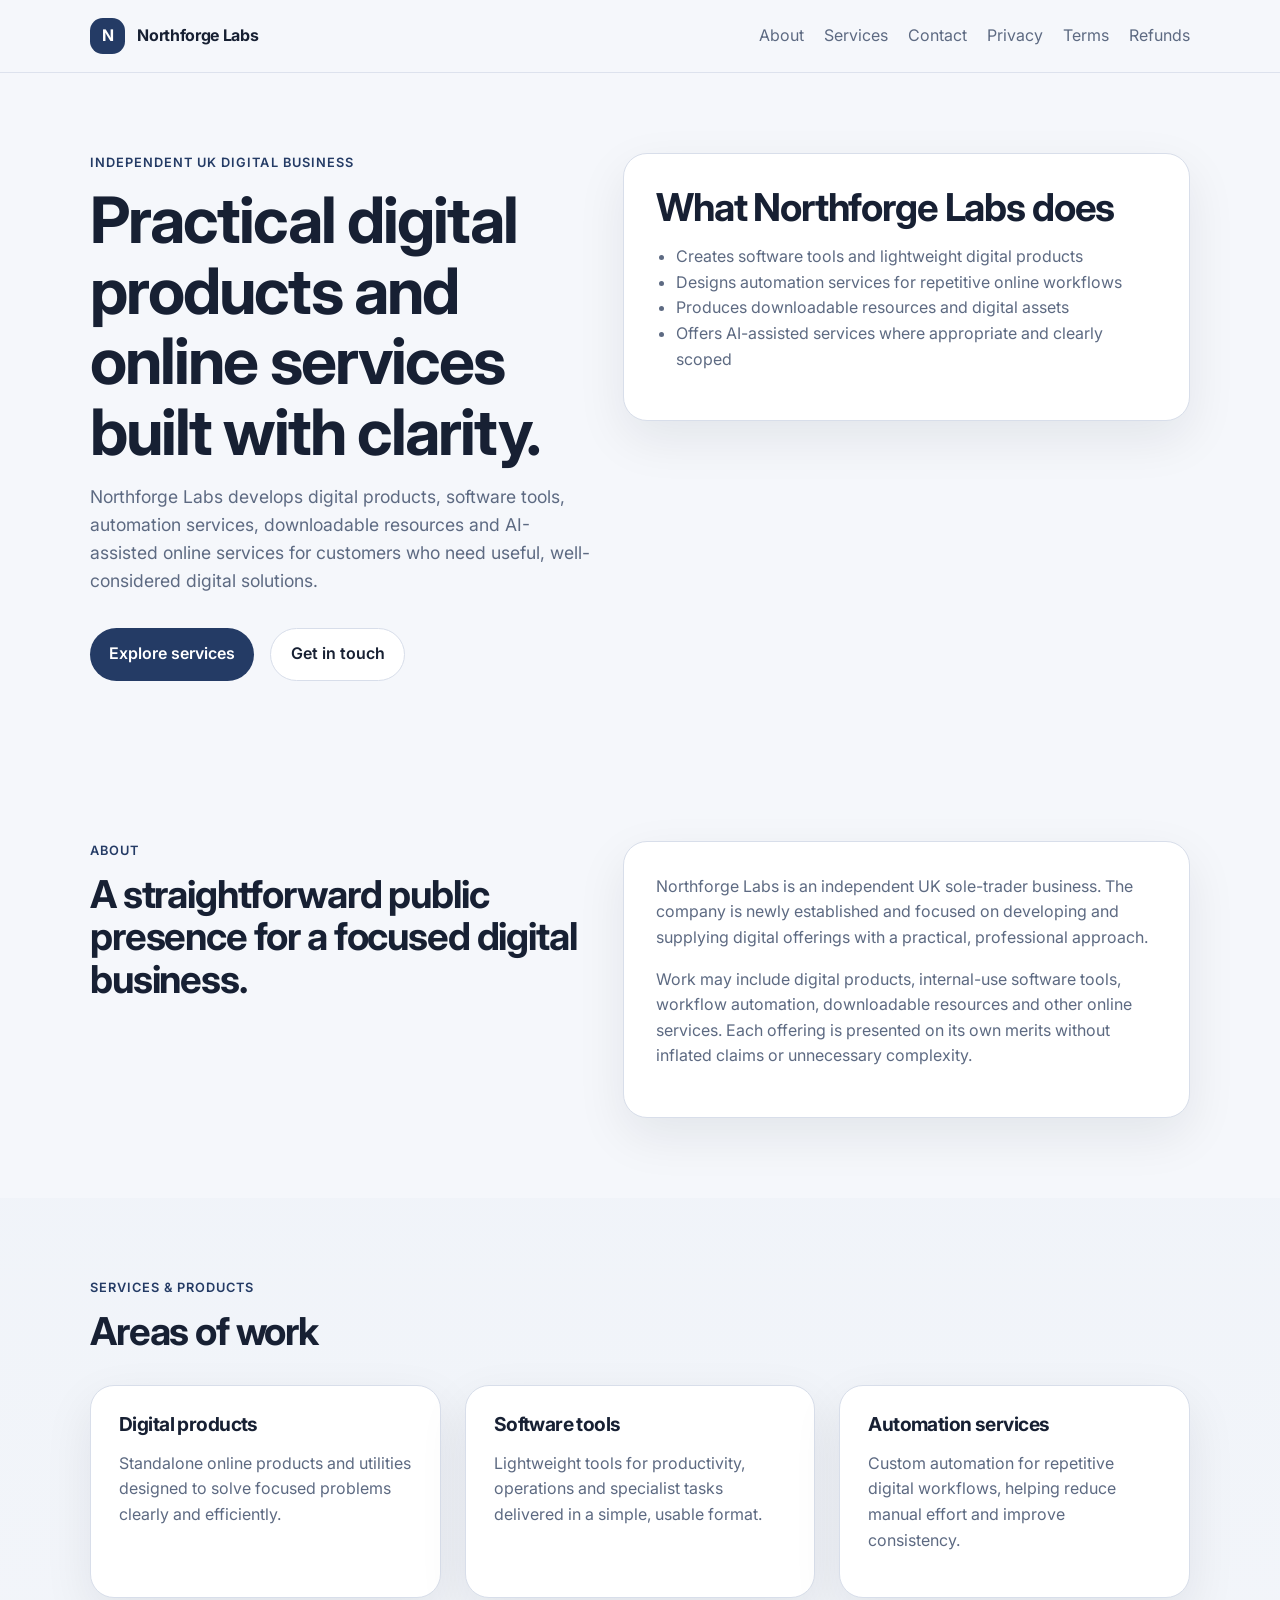
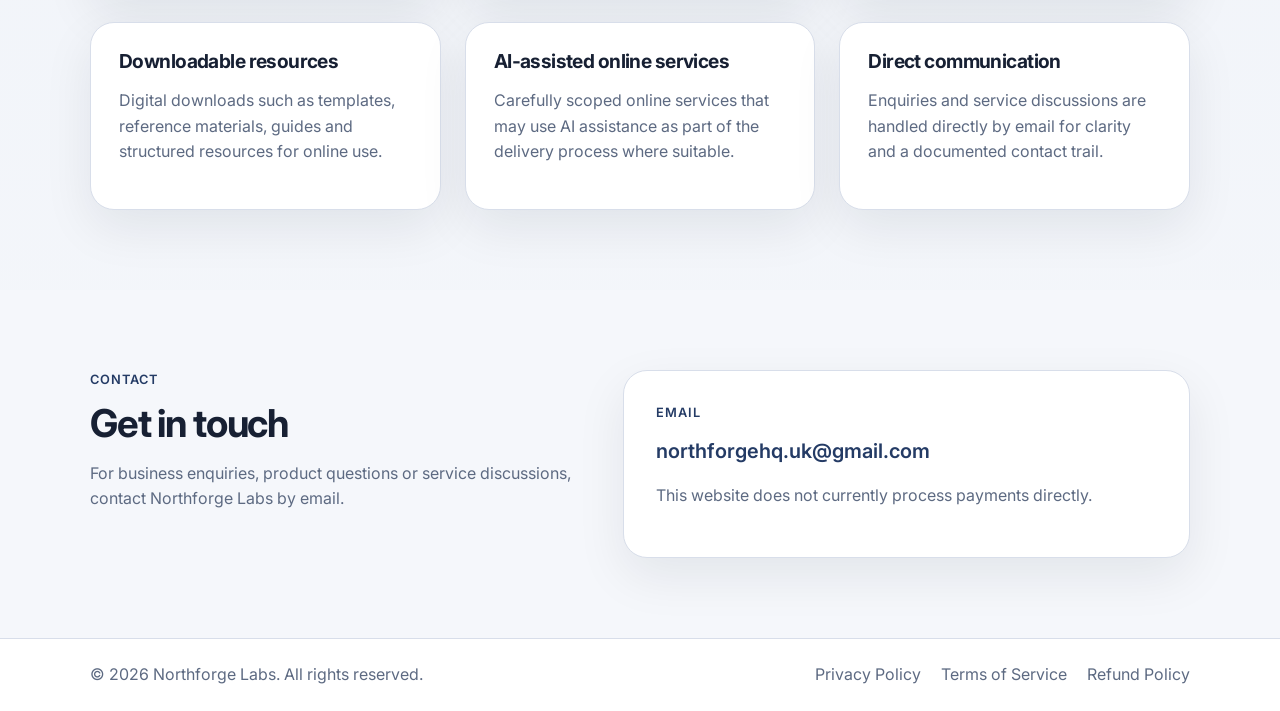
<file: index.html>
<!DOCTYPE html>
<html lang="en">
<head>
  <meta charset="UTF-8">
  <meta name="viewport" content="width=device-width, initial-scale=1.0">
  <meta
    name="description"
    content="Northforge Labs develops digital products, software tools, automation services, downloadable resources and AI-assisted online services."
  >
  <title>Northforge Labs | Digital Products & Automation Services</title>
  <link rel="preconnect" href="https://fonts.googleapis.com">
  <link rel="preconnect" href="https://fonts.gstatic.com" crossorigin>
  <link
    href="https://fonts.googleapis.com/css2?family=Inter:wght@400;500;600;700&display=swap"
    rel="stylesheet"
  >
  <link rel="stylesheet" href="styles.css">
</head>
<body id="top">
  <header class="site-header">
    <div class="container nav-wrap">
      <a class="brand" href="#top" aria-label="Northforge Labs home">
        <span class="brand-mark">N</span>
        <span>Northforge Labs</span>
      </a>
      <button class="nav-toggle" type="button" aria-expanded="false" aria-controls="site-nav">
        Menu
      </button>
      <nav id="site-nav" class="site-nav" aria-label="Primary navigation">
        <a href="#about">About</a>
        <a href="#services">Services</a>
        <a href="#contact">Contact</a>
        <a href="privacy.html">Privacy</a>
        <a href="terms.html">Terms</a>
        <a href="refund.html">Refunds</a>
      </nav>
    </div>
  </header>

  <main>
    <section class="hero">
      <div class="container hero-grid">
        <div>
          <p class="eyebrow">Independent UK digital business</p>
          <h1>Practical digital products and online services built with clarity.</h1>
          <p class="lead">
            Northforge Labs develops digital products, software tools, automation services,
            downloadable resources and AI-assisted online services for customers who need useful,
            well-considered digital solutions.
          </p>
          <div class="hero-actions">
            <a class="button button-primary" href="#services">Explore services</a>
            <a class="button button-secondary" href="#contact">Get in touch</a>
          </div>
        </div>
        <div class="hero-panel">
          <h2>What Northforge Labs does</h2>
          <ul class="feature-list">
            <li>Creates software tools and lightweight digital products</li>
            <li>Designs automation services for repetitive online workflows</li>
            <li>Produces downloadable resources and digital assets</li>
            <li>Offers AI-assisted services where appropriate and clearly scoped</li>
          </ul>
        </div>
      </div>
    </section>

    <section id="about" class="section">
      <div class="container content-grid">
        <div>
          <p class="section-label">About</p>
          <h2>A straightforward public presence for a focused digital business.</h2>
        </div>
        <div class="copy-block">
          <p>
            Northforge Labs is an independent UK sole-trader business. The company is newly
            established and focused on developing and supplying digital offerings with a practical,
            professional approach.
          </p>
          <p>
            Work may include digital products, internal-use software tools, workflow automation,
            downloadable resources and other online services. Each offering is presented on its own
            merits without inflated claims or unnecessary complexity.
          </p>
        </div>
      </div>
    </section>

    <section id="services" class="section section-alt">
      <div class="container">
        <p class="section-label">Services & products</p>
        <h2>Areas of work</h2>
        <div class="card-grid">
          <article class="card">
            <h3>Digital products</h3>
            <p>
              Standalone online products and utilities designed to solve focused problems clearly
              and efficiently.
            </p>
          </article>
          <article class="card">
            <h3>Software tools</h3>
            <p>
              Lightweight tools for productivity, operations and specialist tasks delivered in a
              simple, usable format.
            </p>
          </article>
          <article class="card">
            <h3>Automation services</h3>
            <p>
              Custom automation for repetitive digital workflows, helping reduce manual effort and
              improve consistency.
            </p>
          </article>
          <article class="card">
            <h3>Downloadable resources</h3>
            <p>
              Digital downloads such as templates, reference materials, guides and structured
              resources for online use.
            </p>
          </article>
          <article class="card">
            <h3>AI-assisted online services</h3>
            <p>
              Carefully scoped online services that may use AI assistance as part of the delivery
              process where suitable.
            </p>
          </article>
          <article class="card">
            <h3>Direct communication</h3>
            <p>
              Enquiries and service discussions are handled directly by email for clarity and a
              documented contact trail.
            </p>
          </article>
        </div>
      </div>
    </section>

    <section id="contact" class="section">
      <div class="container contact-grid">
        <div>
          <p class="section-label">Contact</p>
          <h2>Get in touch</h2>
          <p>
            For business enquiries, product questions or service discussions, contact Northforge
            Labs by email.
          </p>
        </div>
        <div class="contact-card">
          <p class="contact-label">Email</p>
          <a class="contact-link" href="mailto:northforgehq.uk@gmail.com">northforgehq.uk@gmail.com</a>
          <p class="contact-note">
            This website does not currently process payments directly.
          </p>
        </div>
      </div>
    </section>
  </main>

  <footer class="site-footer">
    <div class="container footer-wrap">
      <p>© <span id="current-year"></span> Northforge Labs. All rights reserved.</p>
      <nav class="footer-nav" aria-label="Footer navigation">
        <a href="privacy.html">Privacy Policy</a>
        <a href="terms.html">Terms of Service</a>
        <a href="refund.html">Refund Policy</a>
      </nav>
    </div>
  </footer>

  <script src="script.js"></script>
</body>
</html>
</file>
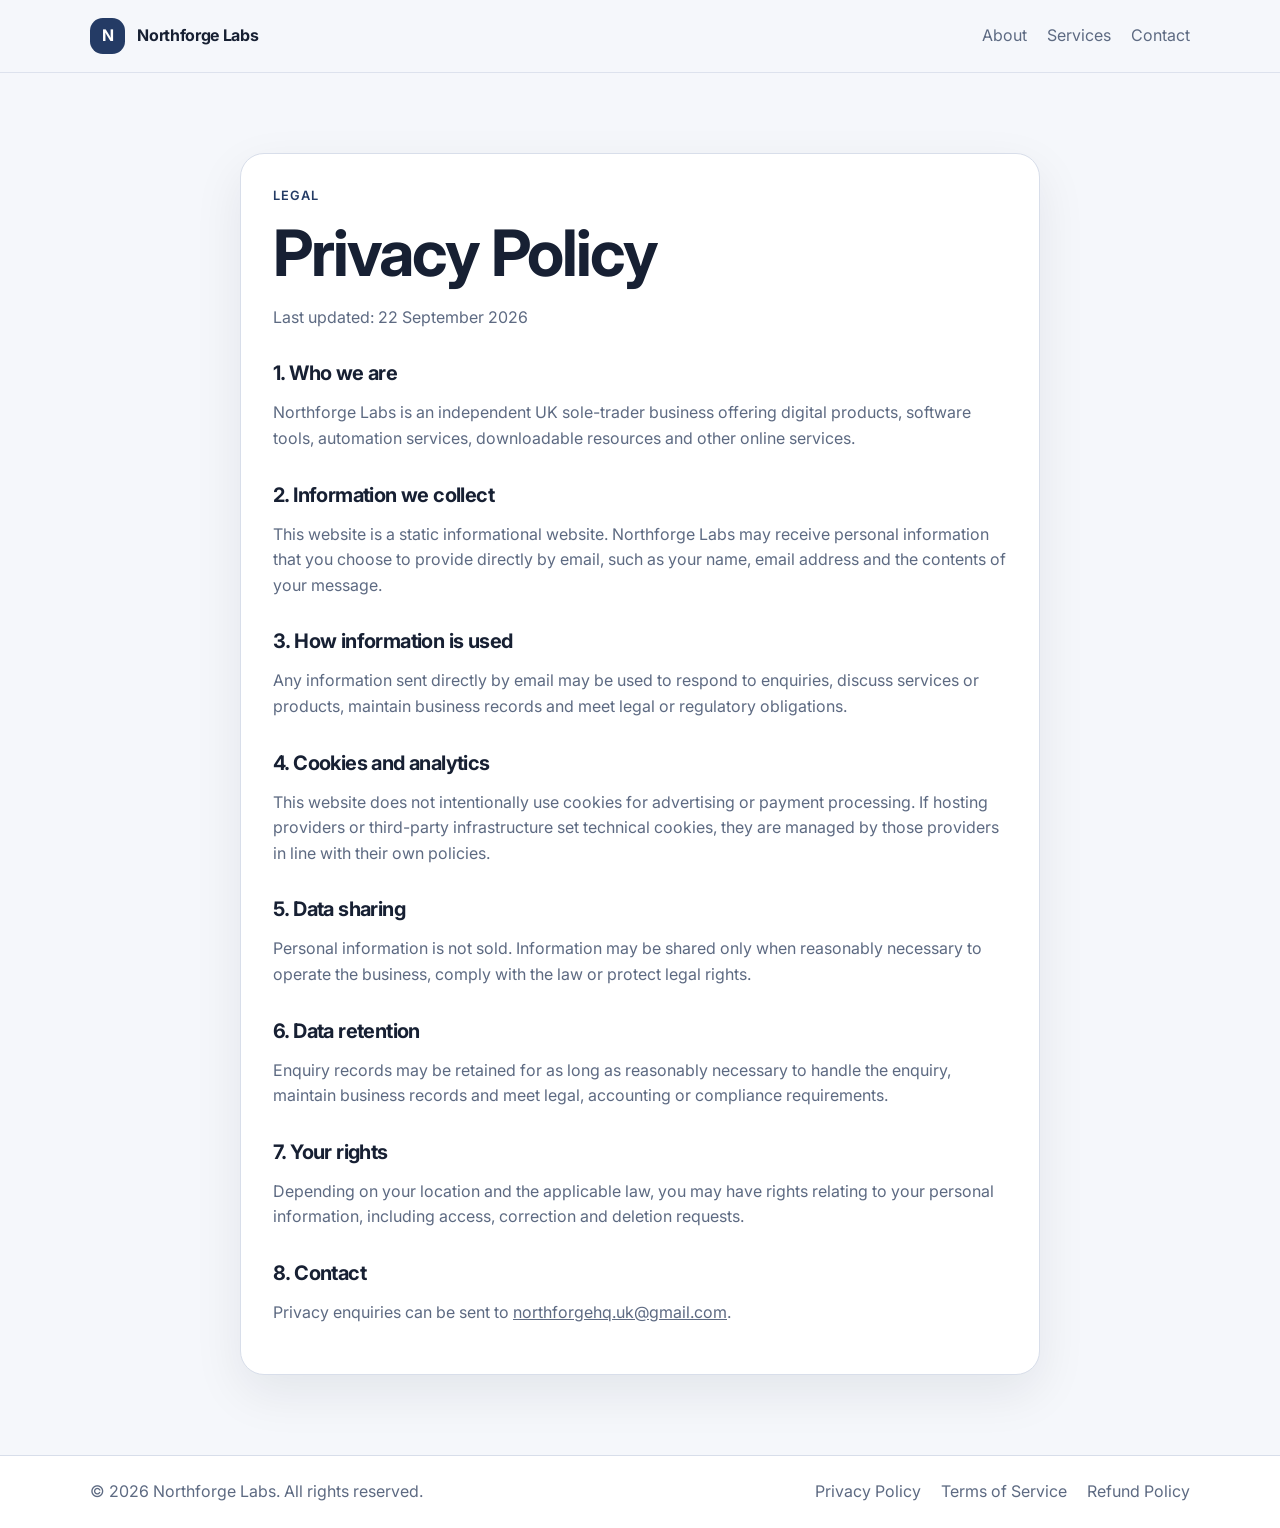
<file: privacy.html>
<!DOCTYPE html>
<html lang="en">
<head>
  <meta charset="UTF-8">
  <meta name="viewport" content="width=device-width, initial-scale=1.0">
  <meta name="description" content="Privacy Policy for Northforge Labs.">
  <title>Privacy Policy | Northforge Labs</title>
  <link rel="preconnect" href="https://fonts.googleapis.com">
  <link rel="preconnect" href="https://fonts.gstatic.com" crossorigin>
  <link
    href="https://fonts.googleapis.com/css2?family=Inter:wght@400;500;600;700&display=swap"
    rel="stylesheet"
  >
  <link rel="stylesheet" href="styles.css">
</head>
<body>
  <header class="site-header">
    <div class="container nav-wrap">
      <a class="brand" href="index.html" aria-label="Northforge Labs home">
        <span class="brand-mark">N</span>
        <span>Northforge Labs</span>
      </a>
      <button class="nav-toggle" type="button" aria-expanded="false" aria-controls="site-nav">
        Menu
      </button>
      <nav id="site-nav" class="site-nav" aria-label="Primary navigation">
        <a href="index.html#about">About</a>
        <a href="index.html#services">Services</a>
        <a href="index.html#contact">Contact</a>
      </nav>
    </div>
  </header>

  <main class="section">
    <div class="container legal">
      <p class="section-label">Legal</p>
      <h1>Privacy Policy</h1>
      <p>Last updated: 22 September 2026</p>

      <h2>1. Who we are</h2>
      <p>
        Northforge Labs is an independent UK sole-trader business offering digital products,
        software tools, automation services, downloadable resources and other online services.
      </p>

      <h2>2. Information we collect</h2>
      <p>
        This website is a static informational website. Northforge Labs may receive personal
        information that you choose to provide directly by email, such as your name, email address
        and the contents of your message.
      </p>

      <h2>3. How information is used</h2>
      <p>
        Any information sent directly by email may be used to respond to enquiries, discuss
        services or products, maintain business records and meet legal or regulatory obligations.
      </p>

      <h2>4. Cookies and analytics</h2>
      <p>
        This website does not intentionally use cookies for advertising or payment processing. If
        hosting providers or third-party infrastructure set technical cookies, they are managed by
        those providers in line with their own policies.
      </p>

      <h2>5. Data sharing</h2>
      <p>
        Personal information is not sold. Information may be shared only when reasonably necessary
        to operate the business, comply with the law or protect legal rights.
      </p>

      <h2>6. Data retention</h2>
      <p>
        Enquiry records may be retained for as long as reasonably necessary to handle the enquiry,
        maintain business records and meet legal, accounting or compliance requirements.
      </p>

      <h2>7. Your rights</h2>
      <p>
        Depending on your location and the applicable law, you may have rights relating to your
        personal information, including access, correction and deletion requests.
      </p>

      <h2>8. Contact</h2>
      <p>
        Privacy enquiries can be sent to
        <a href="mailto:northforgehq.uk@gmail.com">northforgehq.uk@gmail.com</a>.
      </p>
    </div>
  </main>

  <footer class="site-footer">
    <div class="container footer-wrap">
      <p>© <span id="current-year"></span> Northforge Labs. All rights reserved.</p>
      <nav class="footer-nav" aria-label="Footer navigation">
        <a href="privacy.html" aria-current="page">Privacy Policy</a>
        <a href="terms.html">Terms of Service</a>
        <a href="refund.html">Refund Policy</a>
      </nav>
    </div>
  </footer>

  <script src="script.js"></script>
</body>
</html>
</file>
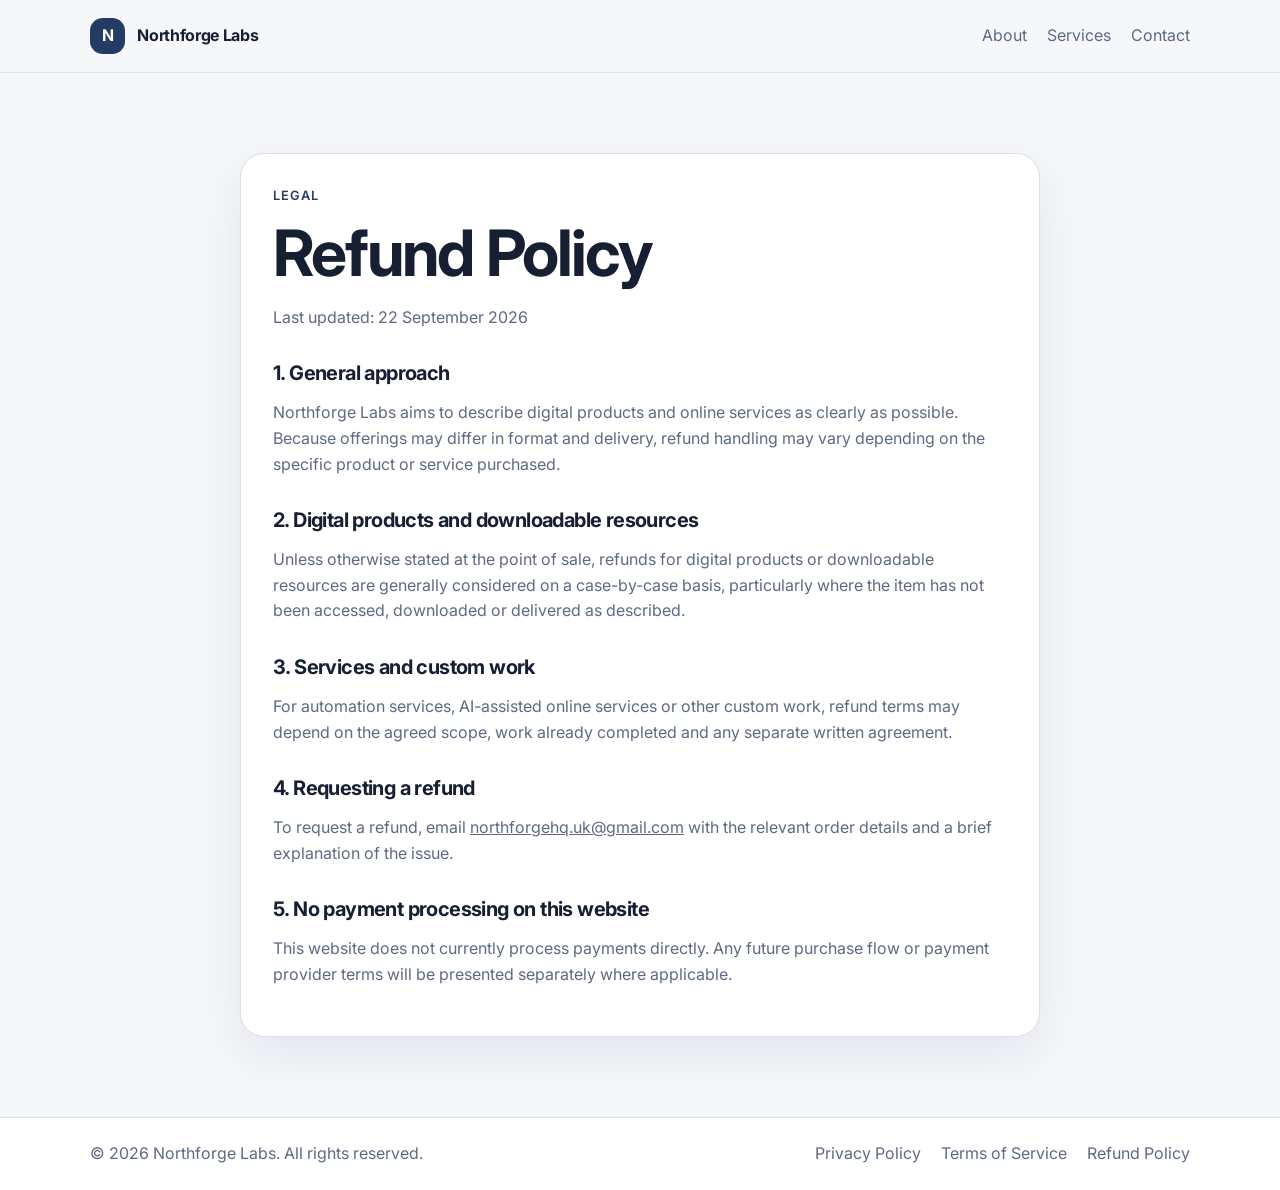
<file: refund.html>
<!DOCTYPE html>
<html lang="en">
<head>
  <meta charset="UTF-8">
  <meta name="viewport" content="width=device-width, initial-scale=1.0">
  <meta name="description" content="Refund Policy for Northforge Labs.">
  <title>Refund Policy | Northforge Labs</title>
  <link rel="preconnect" href="https://fonts.googleapis.com">
  <link rel="preconnect" href="https://fonts.gstatic.com" crossorigin>
  <link
    href="https://fonts.googleapis.com/css2?family=Inter:wght@400;500;600;700&display=swap"
    rel="stylesheet"
  >
  <link rel="stylesheet" href="styles.css">
</head>
<body>
  <header class="site-header">
    <div class="container nav-wrap">
      <a class="brand" href="index.html" aria-label="Northforge Labs home">
        <span class="brand-mark">N</span>
        <span>Northforge Labs</span>
      </a>
      <button class="nav-toggle" type="button" aria-expanded="false" aria-controls="site-nav">
        Menu
      </button>
      <nav id="site-nav" class="site-nav" aria-label="Primary navigation">
        <a href="index.html#about">About</a>
        <a href="index.html#services">Services</a>
        <a href="index.html#contact">Contact</a>
      </nav>
    </div>
  </header>

  <main class="section">
    <div class="container legal">
      <p class="section-label">Legal</p>
      <h1>Refund Policy</h1>
      <p>Last updated: 22 September 2026</p>

      <h2>1. General approach</h2>
      <p>
        Northforge Labs aims to describe digital products and online services as clearly as
        possible. Because offerings may differ in format and delivery, refund handling may vary
        depending on the specific product or service purchased.
      </p>

      <h2>2. Digital products and downloadable resources</h2>
      <p>
        Unless otherwise stated at the point of sale, refunds for digital products or downloadable
        resources are generally considered on a case-by-case basis, particularly where the item has
        not been accessed, downloaded or delivered as described.
      </p>

      <h2>3. Services and custom work</h2>
      <p>
        For automation services, AI-assisted online services or other custom work, refund terms may
        depend on the agreed scope, work already completed and any separate written agreement.
      </p>

      <h2>4. Requesting a refund</h2>
      <p>
        To request a refund, email
        <a href="mailto:northforgehq.uk@gmail.com">northforgehq.uk@gmail.com</a> with the relevant
        order details and a brief explanation of the issue.
      </p>

      <h2>5. No payment processing on this website</h2>
      <p>
        This website does not currently process payments directly. Any future purchase flow or
        payment provider terms will be presented separately where applicable.
      </p>
    </div>
  </main>

  <footer class="site-footer">
    <div class="container footer-wrap">
      <p>© <span id="current-year"></span> Northforge Labs. All rights reserved.</p>
      <nav class="footer-nav" aria-label="Footer navigation">
        <a href="privacy.html">Privacy Policy</a>
        <a href="terms.html">Terms of Service</a>
        <a href="refund.html" aria-current="page">Refund Policy</a>
      </nav>
    </div>
  </footer>

  <script src="script.js"></script>
</body>
</html>
</file>
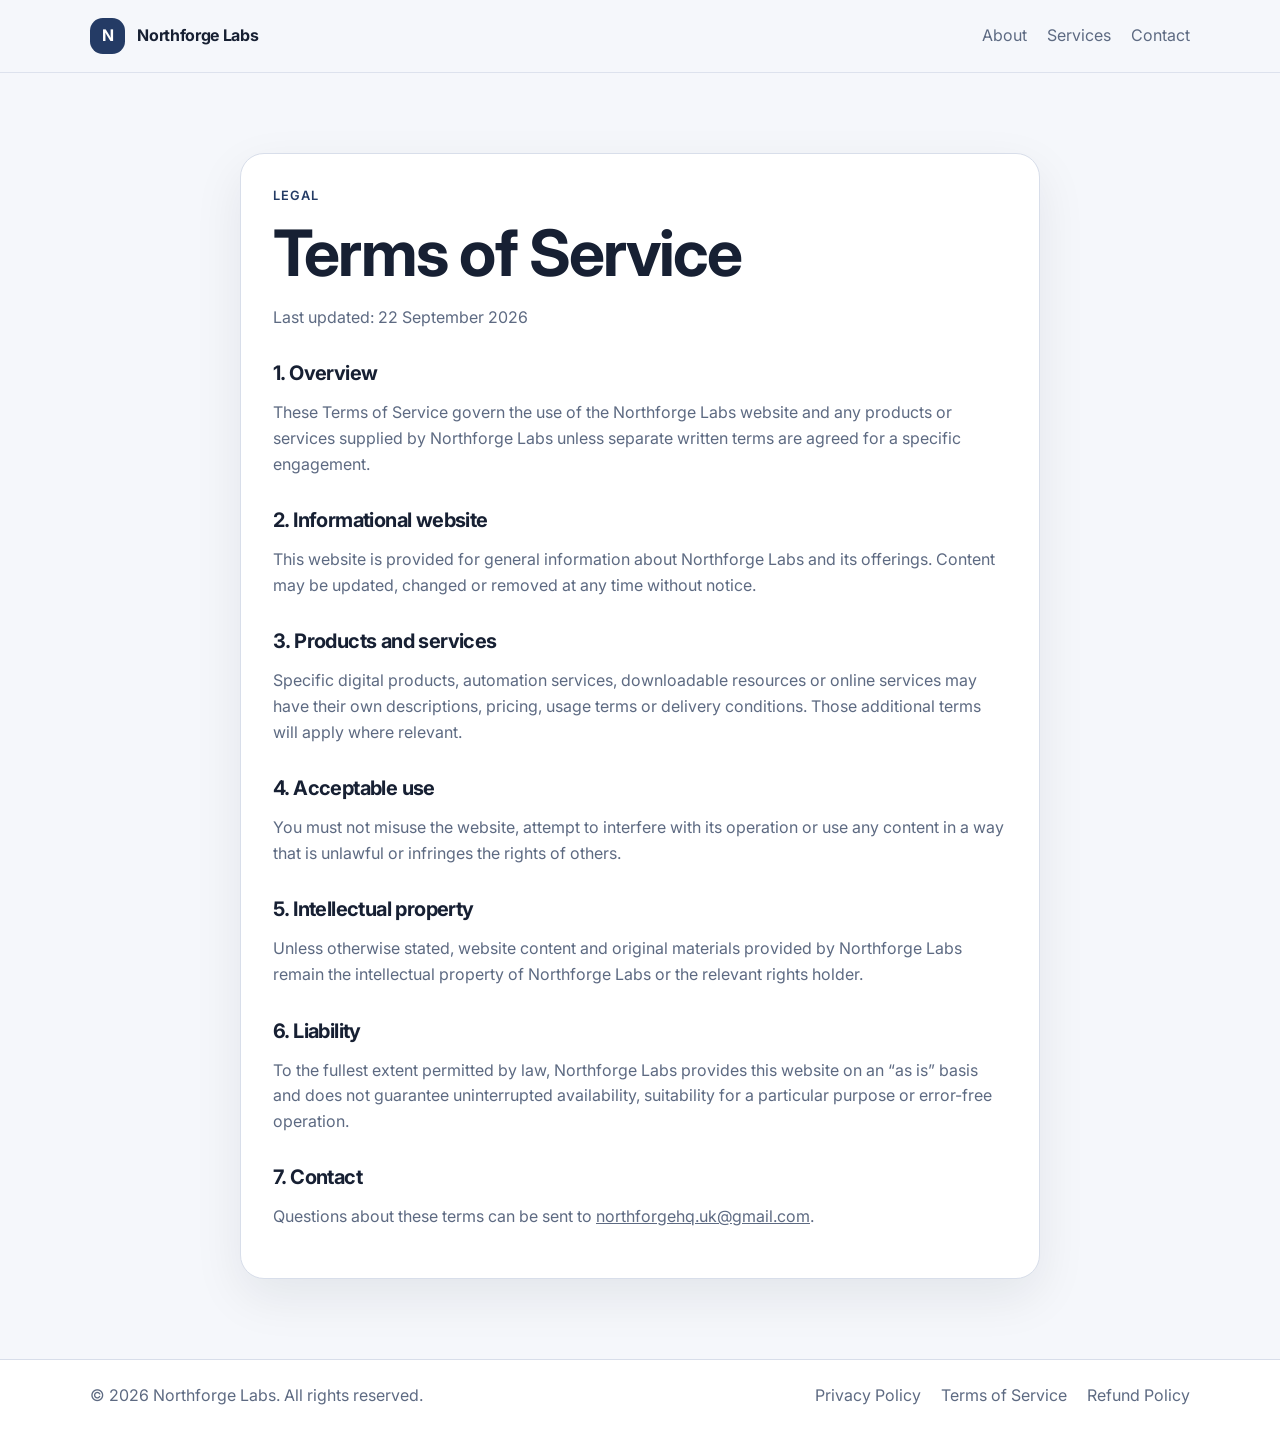
<file: terms.html>
<!DOCTYPE html>
<html lang="en">
<head>
  <meta charset="UTF-8">
  <meta name="viewport" content="width=device-width, initial-scale=1.0">
  <meta name="description" content="Terms of Service for Northforge Labs.">
  <title>Terms of Service | Northforge Labs</title>
  <link rel="preconnect" href="https://fonts.googleapis.com">
  <link rel="preconnect" href="https://fonts.gstatic.com" crossorigin>
  <link
    href="https://fonts.googleapis.com/css2?family=Inter:wght@400;500;600;700&display=swap"
    rel="stylesheet"
  >
  <link rel="stylesheet" href="styles.css">
</head>
<body>
  <header class="site-header">
    <div class="container nav-wrap">
      <a class="brand" href="index.html" aria-label="Northforge Labs home">
        <span class="brand-mark">N</span>
        <span>Northforge Labs</span>
      </a>
      <button class="nav-toggle" type="button" aria-expanded="false" aria-controls="site-nav">
        Menu
      </button>
      <nav id="site-nav" class="site-nav" aria-label="Primary navigation">
        <a href="index.html#about">About</a>
        <a href="index.html#services">Services</a>
        <a href="index.html#contact">Contact</a>
      </nav>
    </div>
  </header>

  <main class="section">
    <div class="container legal">
      <p class="section-label">Legal</p>
      <h1>Terms of Service</h1>
      <p>Last updated: 22 September 2026</p>

      <h2>1. Overview</h2>
      <p>
        These Terms of Service govern the use of the Northforge Labs website and any products or
        services supplied by Northforge Labs unless separate written terms are agreed for a specific
        engagement.
      </p>

      <h2>2. Informational website</h2>
      <p>
        This website is provided for general information about Northforge Labs and its offerings.
        Content may be updated, changed or removed at any time without notice.
      </p>

      <h2>3. Products and services</h2>
      <p>
        Specific digital products, automation services, downloadable resources or online services
        may have their own descriptions, pricing, usage terms or delivery conditions. Those
        additional terms will apply where relevant.
      </p>

      <h2>4. Acceptable use</h2>
      <p>
        You must not misuse the website, attempt to interfere with its operation or use any content
        in a way that is unlawful or infringes the rights of others.
      </p>

      <h2>5. Intellectual property</h2>
      <p>
        Unless otherwise stated, website content and original materials provided by Northforge Labs
        remain the intellectual property of Northforge Labs or the relevant rights holder.
      </p>

      <h2>6. Liability</h2>
      <p>
        To the fullest extent permitted by law, Northforge Labs provides this website on an “as is”
        basis and does not guarantee uninterrupted availability, suitability for a particular
        purpose or error-free operation.
      </p>

      <h2>7. Contact</h2>
      <p>
        Questions about these terms can be sent to
        <a href="mailto:northforgehq.uk@gmail.com">northforgehq.uk@gmail.com</a>.
      </p>
    </div>
  </main>

  <footer class="site-footer">
    <div class="container footer-wrap">
      <p>© <span id="current-year"></span> Northforge Labs. All rights reserved.</p>
      <nav class="footer-nav" aria-label="Footer navigation">
        <a href="privacy.html">Privacy Policy</a>
        <a href="terms.html" aria-current="page">Terms of Service</a>
        <a href="refund.html">Refund Policy</a>
      </nav>
    </div>
  </footer>

  <script src="script.js"></script>
</body>
</html>
</file>
<file: styles.css>
:root {
  --background: #f5f7fb;
  --surface: #ffffff;
  --surface-alt: #eef2f8;
  --text: #172033;
  --muted: #5d6a82;
  --border: #d8deea;
  --accent: #243b65;
  --accent-strong: #152542;
  --shadow: 0 18px 50px rgba(17, 24, 39, 0.08);
}

* {
  box-sizing: border-box;
}

@media (prefers-reduced-motion: no-preference) {
  html {
    scroll-behavior: smooth;
  }
}

body {
  margin: 0;
  font-family: "Inter", sans-serif;
  background: var(--background);
  color: var(--text);
  line-height: 1.6;
}

a {
  color: inherit;
}

img {
  max-width: 100%;
}

.container {
  width: min(1100px, calc(100% - 2rem));
  margin: 0 auto;
}

.site-header {
  position: sticky;
  top: 0;
  z-index: 10;
  border-bottom: 1px solid rgba(216, 222, 234, 0.8);
  background: var(--background);
}

@supports (backdrop-filter: blur(14px)) {
  .site-header {
    background: rgba(245, 247, 251, 0.92);
    backdrop-filter: blur(14px);
  }
}

.nav-wrap,
.footer-wrap,
.hero-grid,
.content-grid,
.contact-grid {
  display: flex;
  gap: 2rem;
}

.nav-wrap,
.footer-wrap {
  align-items: center;
  justify-content: space-between;
  min-height: 4.5rem;
}

.brand {
  display: inline-flex;
  align-items: center;
  gap: 0.75rem;
  font-weight: 700;
  text-decoration: none;
  letter-spacing: -0.02em;
}

.brand-mark {
  display: inline-grid;
  place-items: center;
  width: 2.2rem;
  height: 2.2rem;
  border-radius: 0.8rem;
  background: var(--accent);
  color: #fff;
}

.site-nav,
.footer-nav {
  display: flex;
  align-items: center;
  gap: 1.25rem;
}

.site-nav a,
.footer-nav a {
  color: var(--muted);
  text-decoration: none;
}

.site-nav a:hover,
.site-nav a:focus-visible,
.footer-nav a:hover,
.footer-nav a:focus-visible {
  color: var(--accent);
}

.nav-toggle {
  display: none;
  border: 1px solid var(--border);
  border-radius: 999px;
  background: var(--surface);
  color: var(--text);
  padding: 0.65rem 1rem;
  font: inherit;
}

.hero,
.section {
  padding: 5rem 0;
}

.hero-grid,
.content-grid,
.contact-grid {
  align-items: start;
}

.hero-grid,
.content-grid {
  justify-content: space-between;
}

.hero-grid > *,
.content-grid > * {
  flex: 1 1 0;
}

.eyebrow,
.section-label,
.contact-label {
  margin: 0 0 0.75rem;
  color: var(--accent);
  font-weight: 600;
  text-transform: uppercase;
  letter-spacing: 0.08em;
  font-size: 0.8rem;
}

h1,
h2,
h3 {
  margin: 0 0 1rem;
  line-height: 1.1;
  letter-spacing: -0.03em;
}

h1 {
  font-size: clamp(2.5rem, 5vw, 4.5rem);
  max-width: 12ch;
}

h2 {
  font-size: clamp(2rem, 3vw, 3rem);
}

h3 {
  font-size: 1.2rem;
}

p,
ul {
  margin: 0 0 1rem;
  color: var(--muted);
}

.lead {
  max-width: 58ch;
  font-size: 1.1rem;
}

.hero-actions {
  display: flex;
  flex-wrap: wrap;
  gap: 1rem;
  margin-top: 2rem;
}

.button {
  display: inline-flex;
  align-items: center;
  justify-content: center;
  min-height: 3rem;
  padding: 0.8rem 1.2rem;
  border-radius: 999px;
  font-weight: 600;
  text-decoration: none;
}

.button-primary {
  background: var(--accent);
  color: #fff;
}

.button-primary:hover,
.button-primary:focus-visible {
  background: var(--accent-strong);
}

.button-secondary {
  border: 1px solid var(--border);
  background: var(--surface);
}

.hero-panel,
.card,
.contact-card,
.legal,
.copy-block {
  border: 1px solid var(--border);
  border-radius: 1.5rem;
  background: var(--surface);
  box-shadow: var(--shadow);
}

.hero-panel,
.copy-block,
.contact-card,
.legal {
  padding: 2rem;
}

.feature-list {
  padding-left: 1.25rem;
}

.section-alt {
  background: linear-gradient(180deg, rgba(238, 242, 248, 0.65), rgba(238, 242, 248, 0.25));
}

.card-grid {
  display: grid;
  grid-template-columns: repeat(3, minmax(0, 1fr));
  gap: 1.5rem;
  margin-top: 2rem;
}

.card {
  padding: 1.75rem;
}

.contact-grid > * {
  flex: 1 1 0;
}

.contact-link {
  font-size: 1.25rem;
  font-weight: 600;
  text-decoration: none;
  color: var(--accent);
}

.contact-note {
  margin-top: 1rem;
}

.legal {
  max-width: 800px;
}

.legal h2 {
  margin-top: 2rem;
  font-size: 1.25rem;
}

.site-footer {
  border-top: 1px solid var(--border);
  background: var(--surface);
}

.site-footer p {
  margin: 0;
}

@media (max-width: 900px) {
  .hero-grid,
  .content-grid,
  .contact-grid,
  .footer-wrap {
    flex-direction: column;
  }

  .card-grid {
    grid-template-columns: repeat(2, minmax(0, 1fr));
  }
}

@media (max-width: 700px) {
  .nav-wrap {
    position: relative;
    flex-wrap: wrap;
    padding: 1rem 0;
  }

  .nav-toggle {
    display: inline-flex;
    margin-left: auto;
  }

  .site-nav {
    width: 100%;
    flex-direction: column;
    align-items: flex-start;
    padding-top: 1rem;
  }

  .nav-ready .site-nav {
    display: none;
  }

  .nav-ready .site-nav.is-open {
    display: flex;
  }

  .card-grid {
    grid-template-columns: 1fr;
  }
}
</file>
